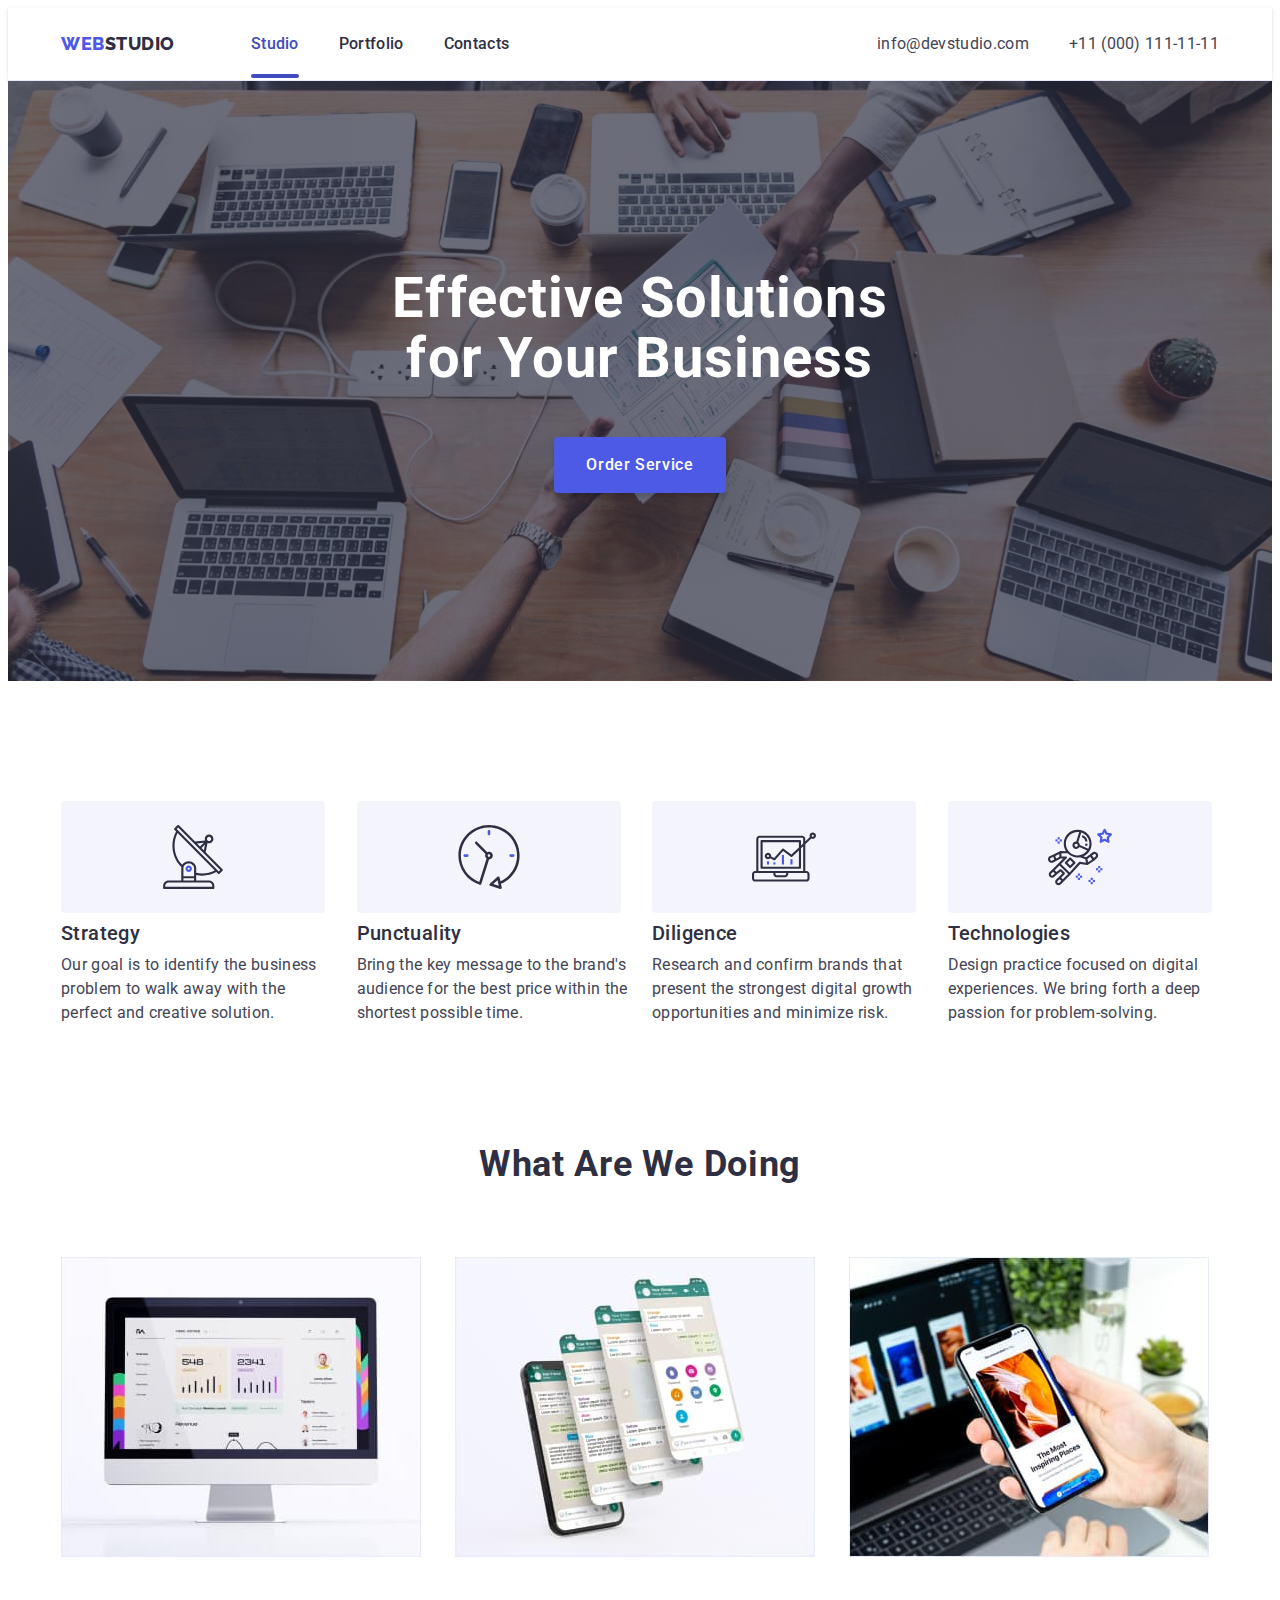
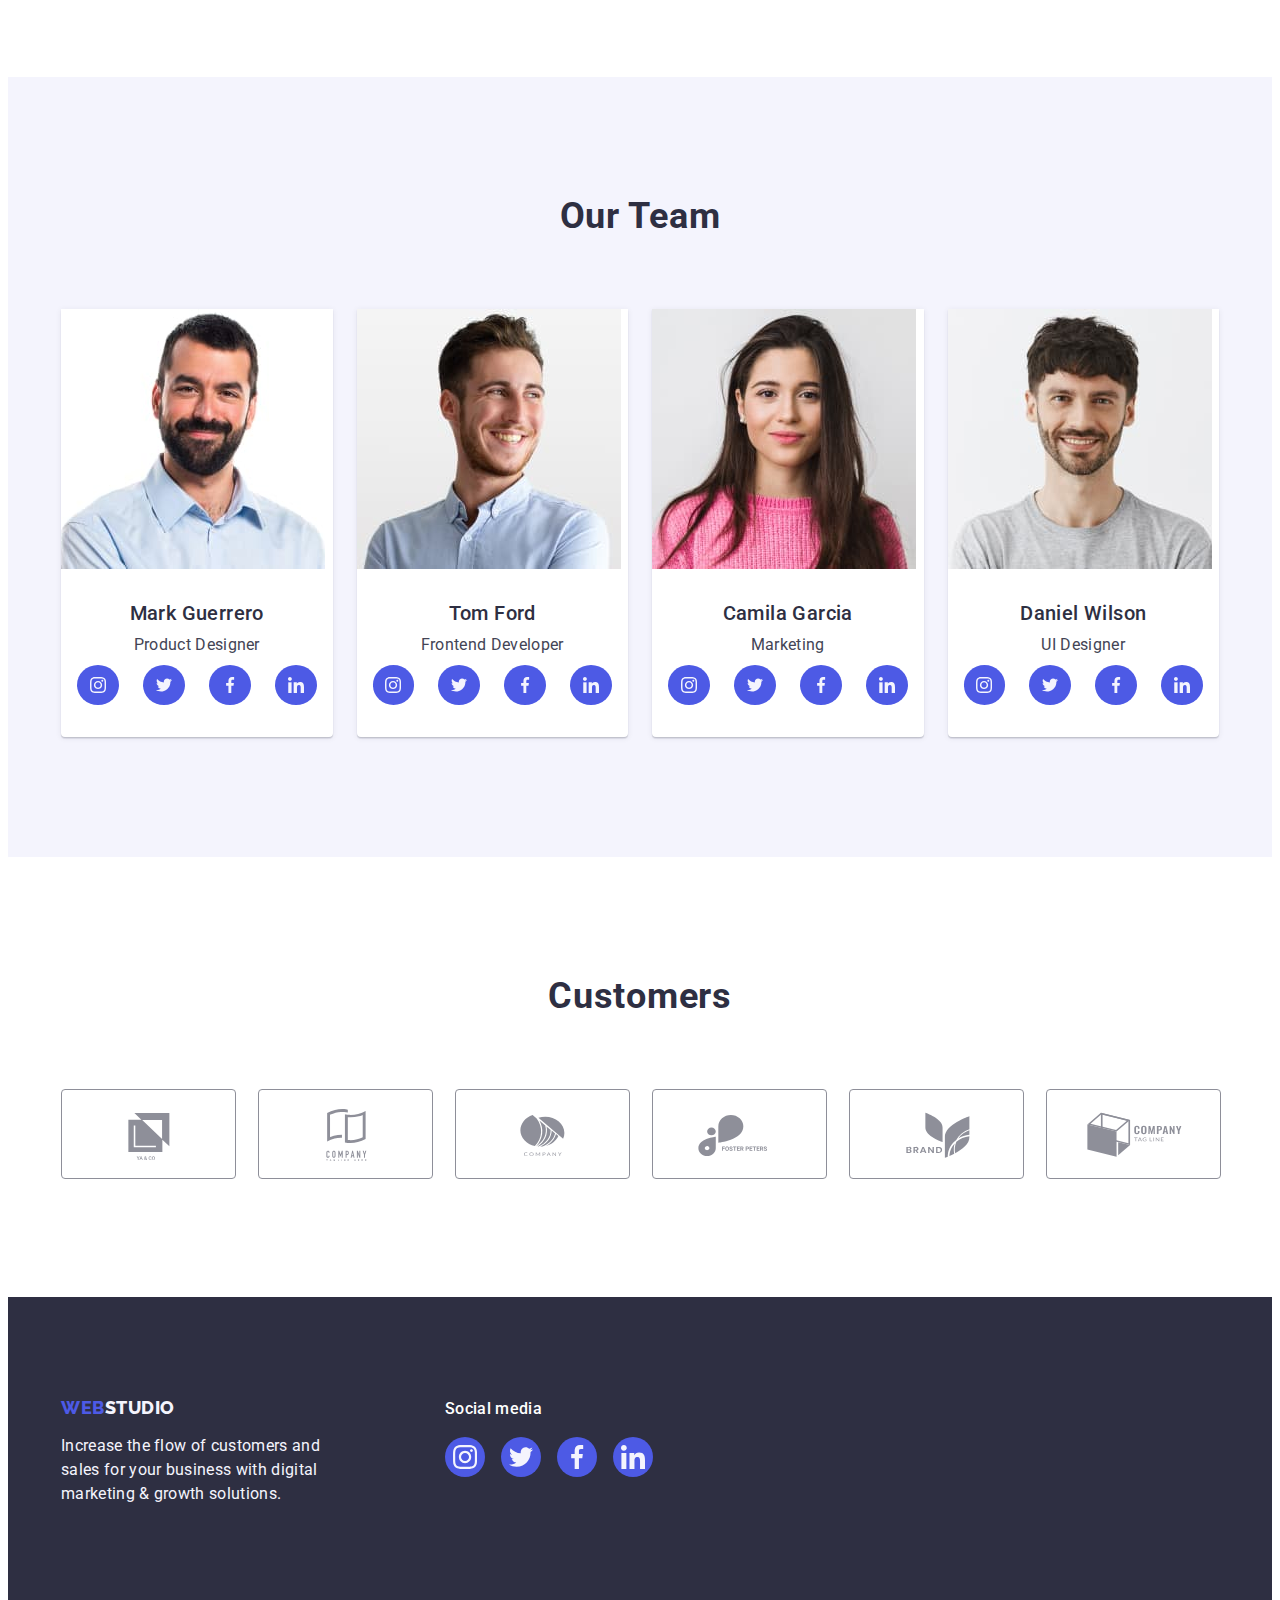
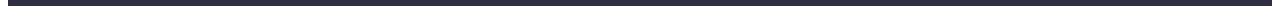
<file: index.html>
<!DOCTYPE html>
<html lang="en">
  <head>
    <meta charset="UTF-8" />
    <meta http-equiv="X-UA-Compatible" content="IE=edge" />
    <meta name="viewport" content="width=device-width, initial-scale=1.0" />
    <link rel="preconnect" href="https://fonts.googleapis.com" />
    <link rel="preconnect" href="https://fonts.gstatic.com" crossorigin />
    <link
      href="https://fonts.googleapis.com/css2?family=Raleway:wght@800&family=Roboto:wght@400;500;700;900&display=swap"
      rel="stylesheet"
    />
    <link
      rel="stylesheet"
      href="https://cdnjs.cloudflare.com/ajax/libs/modern-normalize/2.0.0/modern-normalize.min.css"
      integrity="sha512-4xo8blKMVCiXpTaLzQSLSw3KFOVPWhm/TRtuPVc4WG6kUgjH6J03IBuG7JZPkcWMxJ5huwaBpOpnwYElP/m6wg=="
      crossorigin="anonymous"
      referrerpolicy="no-referrer"
    />
    <link rel="stylesheet" href="./css/styles.css" />
    <title>Web Studio</title>
  </head>

  <body>
    <header class="header">
      <div class="container header-container">
        <nav class="header-navigation">
          <a class="header-logo link" href="./index.html"
            >Web<span class="header-logo-dark">Studio</span>
          </a>
          <ul class="header-menu list">
            <li class="header-menu-item">
              <a class="header-menu-link link current" href="./index.html"
                >Studio</a
              >
            </li>
            <li class="header-menu-item">
              <a class="header-menu-link link" href="./portfolio.html"
                >Portfolio
              </a>
            </li>
            <li class="header-menu-item">
              <a class="header-menu-link link" href="">Contacts</a>
            </li>
          </ul>
        </nav>
        <address class="header-adress">
          <ul class="header-adress-list list">
            <li class="header-adress-item">
              <a
                class="header-adress-link link"
                href="mailto:info@devstudio.com"
                >info@devstudio.com</a
              >
            </li>
            <li class="header-adress-item">
              <a class="header-adress-link link" href="tel:+110001111111"
                >+11 (000) 111-11-11</a
              >
            </li>
          </ul>
        </address>
      </div>
    </header>

    <main>
      <section class="hero">
        <div class="container">
          <h1 class="hero-title">Effective Solutions for Your Business</h1>
          <button class="hero-btn" type="button" data-modal-open>
            Order Service
          </button>
        </div>
      </section>

      <section class="goals">
        <div class="container">
          <h2 class="visually-hidden">Our goals</h2>
          <ul class="goals-wrap list">
            <li class="goals-item">
              <div class="goals-icon-container">
                <svg class="goals-icon" width="64" height="64">
                  <use href="./images/icons.svg#icon-antenna"></use>
                </svg>
              </div>
              <h3 class="goals-subtitle">Strategy</h3>
              <p class="goals-item-text">
                Our goal is to identify the business problem to walk away with
                the perfect and creative solution.
              </p>
            </li>
            <li class="goals-item">
              <div class="goals-icon-container">
                <svg class="goals-icon" width="64" height="64">
                  <use href="./images/icons.svg#icon-clock"></use>
                </svg>
              </div>
              <h3 class="goals-subtitle">Punctuality</h3>
              <p class="goals-item-text">
                Bring the key message to the brand's audience for the best price
                within the shortest possible time.
              </p>
            </li>
            <li class="goals-item">
              <div class="goals-icon-container">
                <svg class="goals-icon" width="64" height="64">
                  <use href="./images/icons.svg#icon-diagram"></use>
                </svg>
              </div>
              <h3 class="goals-subtitle">Diligence</h3>
              <p class="goals-item-text">
                Research and confirm brands that present the strongest digital
                growth opportunities and minimize risk.
              </p>
            </li>
            <li class="goals-item">
              <div class="goals-icon-container">
                <svg class="goals-icon" width="64" height="64">
                  <use href="./images/icons.svg#icon-astronaut"></use>
                </svg>
              </div>
              <h3 class="goals-subtitle">Technologies</h3>
              <p class="goals-item-text">
                Design practice focused on digital experiences. We bring forth a
                deep passion for problem-solving.
              </p>
            </li>
          </ul>
        </div>
      </section>

      <section class="doings">
        <div class="container">
          <h2 class="doings-title">What are we doing</h2>
          <ul class="doings-list list">
            <li class="doings-item">
              <img
                class="doings-img"
                src="./images/img_1.jpg"
                alt="monitor screen"
                width="360"
                height="300"
              />
            </li>
            <li class="doings-item">
              <img
                class="doings-img"
                src="./images/img_2.jpg"
                alt="smartphone screens"
                width="360"
                height="300"
              />
            </li>
            <li class="doings-item">
              <img
                class="doings-img"
                src="./images/img_3.jpg"
                alt="smartphone in hand"
                width="360"
                height="300"
              />
            </li>
          </ul>
        </div>
      </section>

      <section class="team">
        <div class="container">
          <h2 class="team-title">Our Team</h2>
          <ul class="team-list list">
            <li class="team-item">
              <img
                class="team-img"
                src="./images/photo_1.jpg"
                alt="photo of Mark Guerrero"
                width="264"
                height="260"
              />
              <div class="team-wrap">
                <h3 class="team-subtitle">Mark Guerrero</h3>
                <p class="team-item-text">Product Designer</p>
                <ul class="team-media-list list">
                  <li class="team-media-item">
                    <a class="team-link link" href="">
                      <svg class="team-icon" width="16" height="16">
                        <use href="./images/icons.svg#icon-instagram"></use>
                      </svg>
                    </a>
                  </li>
                  <li class="team-media-item">
                    <a class="team-link link" href="">
                      <svg class="team-icon" width="16" height="16">
                        <use href="./images/icons.svg#icon-twitter"></use>
                      </svg>
                    </a>
                  </li>
                  <li class="team-media-item">
                    <a class="team-link link" href="">
                      <svg class="team-icon" width="16" height="16">
                        <use href="./images/icons.svg#icon-facebook"></use>
                      </svg>
                    </a>
                  </li>
                  <li class="team-media-item">
                    <a class="team-link link" href="">
                      <svg class="team-icon" width="16" height="16">
                        <use href="./images/icons.svg#icon-linkedin"></use>
                      </svg>
                    </a>
                  </li>
                </ul>
              </div>
            </li>
            <li class="team-item">
              <img
                class="team-img"
                src="./images/photo_2.jpg"
                alt="photo of Tom Ford"
                width="264"
                height="260"
              />
              <div class="team-wrap">
                <h3 class="team-subtitle">Tom Ford</h3>
                <p class="team-item-text">Frontend Developer</p>
                <ul class="team-media-list list">
                  <li class="team-media-item">
                    <a class="team-link link" href="">
                      <svg class="team-icon" width="16" height="16">
                        <use href="./images/icons.svg#icon-instagram"></use>
                      </svg>
                    </a>
                  </li>
                  <li class="team-media-item">
                    <a class="team-link link" href="">
                      <svg class="team-icon" width="16" height="16">
                        <use href="./images/icons.svg#icon-twitter"></use>
                      </svg>
                    </a>
                  </li>
                  <li class="team-media-item">
                    <a class="team-link link" href="">
                      <svg class="team-icon" width="16" height="16">
                        <use href="./images/icons.svg#icon-facebook"></use>
                      </svg>
                    </a>
                  </li>
                  <li class="team-media-item">
                    <a class="team-link link" href="">
                      <svg class="team-icon" width="16" height="16">
                        <use href="./images/icons.svg#icon-linkedin"></use>
                      </svg>
                    </a>
                  </li>
                </ul>
              </div>
            </li>
            <li class="team-item">
              <img
                class="team-img"
                src="./images/photo_3.jpg"
                alt="photo of Camila Garcia"
                width="264"
                height="260"
              />
              <div class="team-wrap">
                <h3 class="team-subtitle">Camila Garcia</h3>
                <p class="team-item-text">Marketing</p>
                <ul class="team-media-list list">
                  <li class="team-media-item">
                    <a class="team-link link" href="">
                      <svg class="team-icon" width="16" height="16">
                        <use href="./images/icons.svg#icon-instagram"></use>
                      </svg>
                    </a>
                  </li>
                  <li class="team-media-item">
                    <a class="team-link link" href="">
                      <svg class="team-icon" width="16" height="16">
                        <use href="./images/icons.svg#icon-twitter"></use>
                      </svg>
                    </a>
                  </li>
                  <li class="team-media-item">
                    <a class="team-link link" href="">
                      <svg class="team-icon" width="16" height="16">
                        <use href="./images/icons.svg#icon-facebook"></use>
                      </svg>
                    </a>
                  </li>
                  <li class="team-media-item">
                    <a class="team-link link" href="">
                      <svg class="team-icon" width="16" height="16">
                        <use href="./images/icons.svg#icon-linkedin"></use>
                      </svg>
                    </a>
                  </li>
                </ul>
              </div>
            </li>
            <li class="team-item">
              <img
                class="team-img"
                src="./images/photo_4.jpg"
                alt="photo of Daniel Wilson"
                width="264"
                height="260"
              />
              <div class="team-wrap">
                <h3 class="team-subtitle">Daniel Wilson</h3>
                <p class="team-item-text">UI Designer</p>
                <ul class="team-media-list list">
                  <li class="team-media-item">
                    <a class="team-link link" href="">
                      <svg class="team-icon" width="16" height="16">
                        <use href="./images/icons.svg#icon-instagram"></use>
                      </svg>
                    </a>
                  </li>
                  <li class="team-media-item">
                    <a class="team-link link" href="">
                      <svg class="team-icon" width="16" height="16">
                        <use href="./images/icons.svg#icon-twitter"></use>
                      </svg>
                    </a>
                  </li>
                  <li class="team-media-item">
                    <a class="team-link link" href="">
                      <svg class="team-icon" width="16" height="16">
                        <use href="./images/icons.svg#icon-facebook"></use>
                      </svg>
                    </a>
                  </li>
                  <li class="team-media-item">
                    <a class="team-link link" href="">
                      <svg class="team-icon" width="16" height="16">
                        <use href="./images/icons.svg#icon-linkedin"></use>
                      </svg>
                    </a>
                  </li>
                </ul>
              </div>
            </li>
          </ul>
        </div>
      </section>

      <section class="customers">
        <div class="container">
          <h2 class="customers-title">Customers</h2>
          <ul class="customers-list list">
            <li class="customers-item">
              <a class="customers-link" href="">
                <svg class="customers-icon" width="104" height="56">
                  <use href="./images/icons.svg#icon-Logo"></use>
                </svg>
              </a>
            </li>
            <li class="customers-item">
              <a class="customers-link" href="">
                <svg class="customers-icon" width="104" height="56">
                  <use href="./images/icons.svg#icon-Logo-1"></use>
                </svg>
              </a>
            </li>
            <li class="customers-item">
              <a class="customers-link" href="">
                <svg class="customers-icon" width="104" height="56">
                  <use href="./images/icons.svg#icon-Logo-2"></use>
                </svg>
              </a>
            </li>
            <li class="customers-item">
              <a class="customers-link" href="">
                <svg class="customers-icon" width="104" height="56">
                  <use href="./images/icons.svg#icon-Logo-3"></use>
                </svg>
              </a>
            </li>
            <li class="customers-item">
              <a class="customers-link" href="">
                <svg class="customers-icon" width="104" height="56">
                  <use href="./images/icons.svg#icon-Logo-4"></use>
                </svg>
              </a>
            </li>
            <li class="customers-item">
              <a class="customers-link" href="">
                <svg class="customers-icon" width="104" height="56">
                  <use href="./images/icons.svg#icon-Logo-5"></use>
                </svg>
              </a>
            </li>
          </ul>
        </div>
      </section>
    </main>

    <footer class="footer">
      <div class="container footer-container">
        <div class="footer-wrap">
          <a class="footer-logo link" href="./index.html"
            >Web<span class="footer-logo-light">Studio</span></a
          >
          <p class="footer-text">
            Increase the flow of customers and sales for your business with
            digital marketing & growth solutions.
          </p>
        </div>
        <div class="footer-media">
          <p class="footer-title">Social media</p>
          <ul class="footer-media-list list">
            <li class="footer-media-item">
              <a class="footer-link link" href="">
                <svg class="footer-icon" width="24" height="24">
                  <use href="./images/icons.svg#icon-instagram"></use>
                </svg>
              </a>
            </li>
            <li class="footer-media-item">
              <a class="footer-link link" href="">
                <svg class="footer-icon" width="24" height="24">
                  <use href="./images/icons.svg#icon-twitter"></use>
                </svg>
              </a>
            </li>
            <li class="footer-media-item">
              <a class="footer-link link" href="">
                <svg class="footer-icon" width="24" height="24">
                  <use href="./images/icons.svg#icon-facebook"></use>
                </svg>
              </a>
            </li>
            <li class="footer-media-item">
              <a class="footer-link link" href="">
                <svg class="footer-icon" width="24" height="24">
                  <use href="./images/icons.svg#icon-linkedin"></use>
                </svg>
              </a>
            </li>
          </ul>
        </div>
      </div>
    </footer>

    <div class="backdrop is-hidden" data-modal>
      <div class="modal">
        <button type="button" class="modal-btn" data-modal-close>
          <svg class="modal-btn-closed" width="8" height="8">
            <use href="./images/icons.svg#icon-close-black"></use>
          </svg>
        </button>
      </div>
    </div>

    <script src="./js/modal.js"></script>
  </body>
</html>
</file>
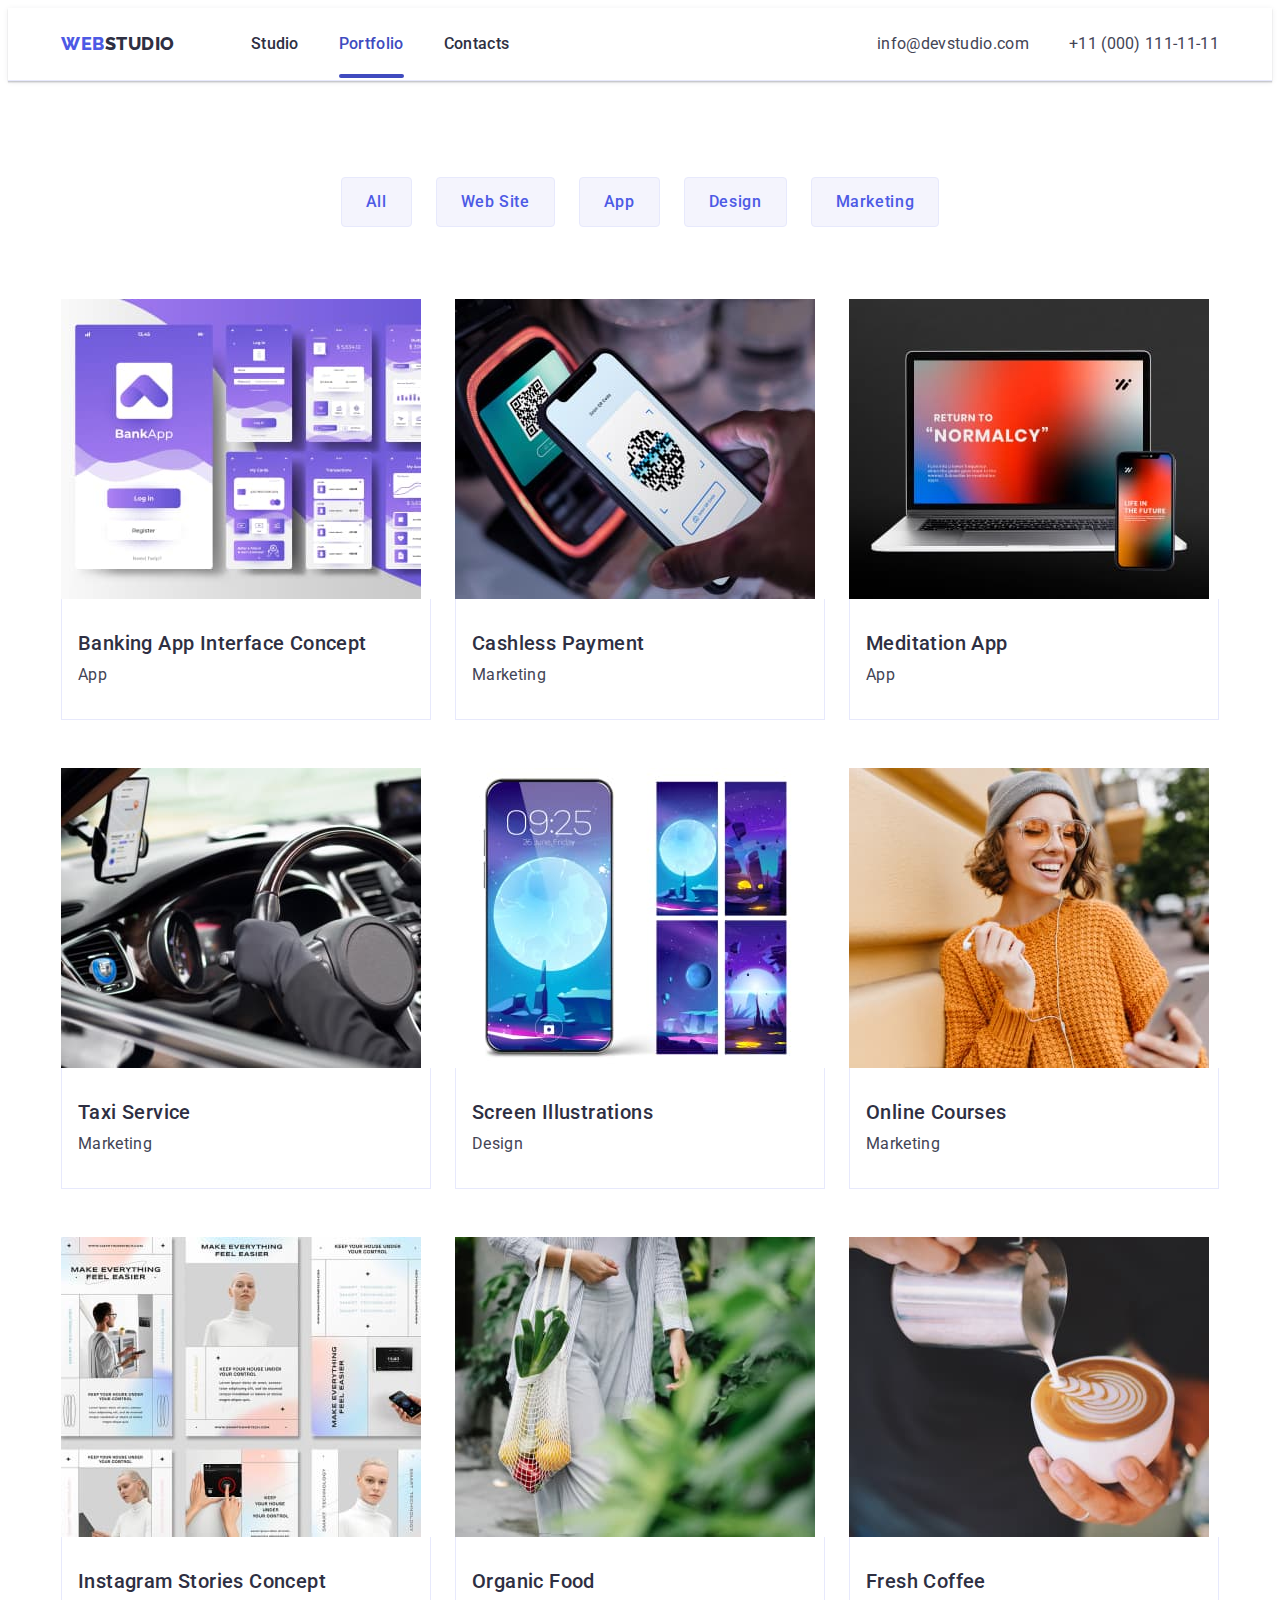
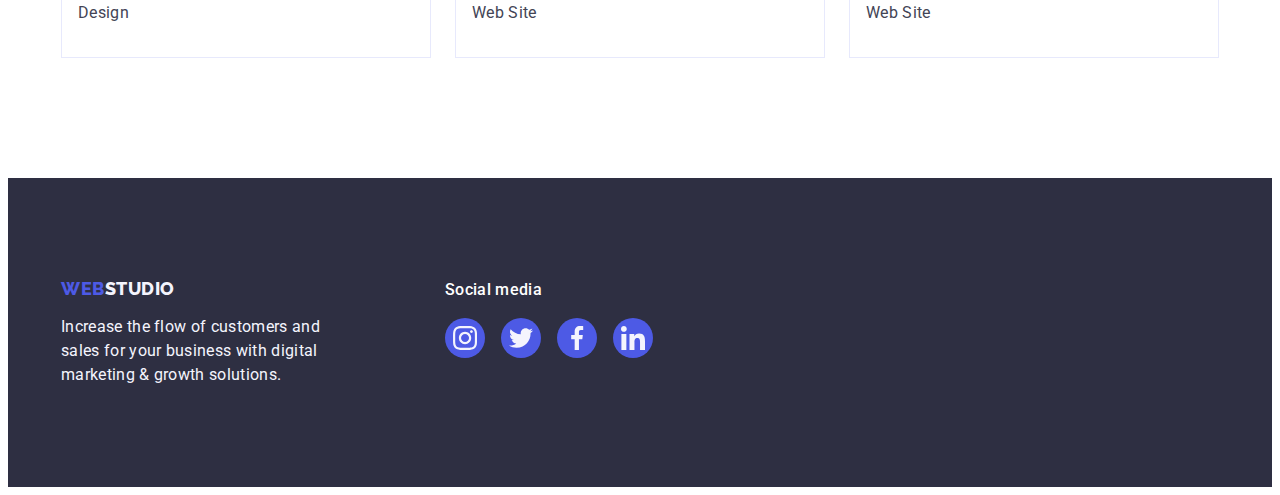
<file: portfolio.html>
<!DOCTYPE html>
<html lang="en">
  <head>
    <meta charset="UTF-8" />
    <meta http-equiv="X-UA-Compatible" content="IE=edge" />
    <meta name="viewport" content="width=device-width, initial-scale=1.0" />
    <link rel="preconnect" href="https://fonts.googleapis.com" />
    <link rel="preconnect" href="https://fonts.gstatic.com" crossorigin />
    <link
      href="https://fonts.googleapis.com/css2?family=Raleway:wght@800&family=Roboto:wght@400;500;700;900&display=swap"
      rel="stylesheet"
    />
    <link
      rel="stylesheet"
      href="https://cdnjs.cloudflare.com/ajax/libs/modern-normalize/2.0.0/modern-normalize.min.css"
      integrity="sha512-4xo8blKMVCiXpTaLzQSLSw3KFOVPWhm/TRtuPVc4WG6kUgjH6J03IBuG7JZPkcWMxJ5huwaBpOpnwYElP/m6wg=="
      crossorigin="anonymous"
      referrerpolicy="no-referrer"
    />
    <link rel="stylesheet" href="./css/styles.css" />
    <title>Web Studio</title>
  </head>

  <body>
    <header class="header">
      <div class="container header-container">
        <nav class="header-navigation">
          <a class="header-logo link" href="./index.html"
            >Web<span class="header-logo-dark">Studio</span>
          </a>
          <ul class="header-menu list">
            <li class="header-menu-item">
              <a class="header-menu-link link" href="./index.html">Studio</a>
            </li>
            <li class="header-menu-item">
              <a class="header-menu-link link current" href="./portfolio.html"
                >Portfolio
              </a>
            </li>
            <li class="header-menu-item">
              <a class="header-menu-link link" href="">Contacts</a>
            </li>
          </ul>
        </nav>
        <address class="header-adress">
          <ul class="header-adress-list list">
            <li class="header-adress-item">
              <a
                class="header-adress-link link"
                href="mailto:info@devstudio.com"
                >info@devstudio.com</a
              >
            </li>
            <li class="header-adress-item">
              <a class="header-adress-link link" href="tel:+110001111111"
                >+11 (000) 111-11-11</a
              >
            </li>
          </ul>
        </address>
      </div>
    </header>

    <main>
      <section class="portfolio">
        <div class="container portfolio-container">
          <h1 class="visually-hidden">Portfolio</h1>
          <ul class="portfolio-name-list list">
            <li class="portfolio-name-item">
              <button class="portfolio-btn" type="button">All</button>
            </li>
            <li class="portfolio-name-item">
              <button class="portfolio-btn" type="button">Web Site</button>
            </li>
            <li class="portfolio-name-item">
              <button class="portfolio-btn" type="button">App</button>
            </li>
            <li class="portfolio-name-item">
              <button class="portfolio-btn" type="button">Design</button>
            </li>
            <li class="portfolio-name-item">
              <button class="portfolio-btn" type="button">Marketing</button>
            </li>
          </ul>

          <ul class="portfolio-cards-list list">
            <li class="portfolio-cards-item">
              <a class="portfolio-link link" href="#">
                <div class="portfolio-wrap">
                  <img
                    class="portfolio-img"
                    src="./images/project_1.jpg"
                    alt="photo of app"
                    width="360"
                    height="300"
                  />
                  <p class="portfolio-covered-block">
                    14 Stylish and User-Friendly App Design Concepts · Task
                    Manager App · Calorie Tracker App · Exotic Fruit Ecommerce
                    App · Cloud Storage App
                  </p>
                </div>
                <div class="portfolio-cards-wrap">
                  <h2 class="portfolio-subtitle">
                    Banking App Interface Concept
                  </h2>
                  <p class="portfolio-item-text">App</p>
                </div>
              </a>
            </li>
            <li class="portfolio-cards-item">
              <a class="portfolio-link link" href="#">
                <div class="portfolio-wrap">
                  <img
                    class="portfolio-img"
                    src="./images/project_2.jpg"
                    alt="process of pay"
                    width="360"
                    height="300"
                  />
                  <p class="portfolio-covered-block">
                    14 Stylish and User-Friendly App Design Concepts · Task
                    Manager App · Calorie Tracker App · Exotic Fruit Ecommerce
                    App · Cloud Storage App
                  </p>
                </div>
                <div class="portfolio-cards-wrap">
                  <h2 class="portfolio-subtitle">Cashless Payment</h2>
                  <p class="portfolio-item-text">Marketing</p>
                </div>
              </a>
            </li>
            <li class="portfolio-cards-item">
              <a class="portfolio-link link" href="#">
                <div class="portfolio-wrap">
                  <img
                    class="portfolio-img"
                    src="./images/project_3.jpg"
                    alt="smartphone and notebook"
                    width="360"
                    height="300"
                  />
                  <p class="portfolio-covered-block">
                    14 Stylish and User-Friendly App Design Concepts · Task
                    Manager App · Calorie Tracker App · Exotic Fruit Ecommerce
                    App · Cloud Storage App
                  </p>
                </div>
                <div class="portfolio-cards-wrap">
                  <h2 class="portfolio-subtitle">Meditation App</h2>
                  <p class="portfolio-item-text">App</p>
                </div>
              </a>
            </li>
            <li class="portfolio-cards-item">
              <a class="portfolio-link link" href="#">
                <div class="portfolio-wrap">
                  <img
                    class="portfolio-img"
                    src="./images/project_4.jpg"
                    alt="car with smartphone"
                    width="360"
                    height="300"
                  />
                  <p class="portfolio-covered-block">
                    14 Stylish and User-Friendly App Design Concepts · Task
                    Manager App · Calorie Tracker App · Exotic Fruit Ecommerce
                    App · Cloud Storage App
                  </p>
                </div>
                <div class="portfolio-cards-wrap">
                  <h2 class="portfolio-subtitle">Taxi Service</h2>
                  <p class="portfolio-item-text">Marketing</p>
                </div>
              </a>
            </li>
            <li class="portfolio-cards-item">
              <a class="portfolio-link link" href="#">
                <div class="portfolio-wrap">
                  <img
                    class="portfolio-img"
                    src="./images/project_5.jpg"
                    alt="screen of smartphone"
                    width="360"
                    height="300"
                  />
                  <p class="portfolio-covered-block">
                    14 Stylish and User-Friendly App Design Concepts · Task
                    Manager App · Calorie Tracker App · Exotic Fruit Ecommerce
                    App · Cloud Storage App
                  </p>
                </div>
                <div class="portfolio-cards-wrap">
                  <h2 class="portfolio-subtitle">Screen Illustrations</h2>
                  <p class="portfolio-item-text">Design</p>
                </div>
              </a>
            </li>
            <li class="portfolio-cards-item">
              <a class="portfolio-link link" href="#">
                <div class="portfolio-wrap">
                  <img
                    class="portfolio-img"
                    src="./images/project_6.jpg"
                    alt="laughing girl"
                    width="360"
                    height="300"
                  />
                  <p class="portfolio-covered-block">
                    14 Stylish and User-Friendly App Design Concepts · Task
                    Manager App · Calorie Tracker App · Exotic Fruit Ecommerce
                    App · Cloud Storage App
                  </p>
                </div>
                <div class="portfolio-cards-wrap">
                  <h2 class="portfolio-subtitle">Online Courses</h2>
                  <p class="portfolio-item-text">Marketing</p>
                </div>
              </a>
            </li>
            <li class="portfolio-cards-item">
              <a class="portfolio-link link" href="#">
                <div class="portfolio-wrap">
                  <img
                    class="portfolio-img"
                    src="./images/project_7.jpg"
                    alt="stories in insta"
                    width="360"
                    height="300"
                  />
                  <p class="portfolio-covered-block">
                    14 Stylish and User-Friendly App Design Concepts · Task
                    Manager App · Calorie Tracker App · Exotic Fruit Ecommerce
                    App · Cloud Storage App
                  </p>
                </div>
                <div class="portfolio-cards-wrap">
                  <h2 class="portfolio-subtitle">Instagram Stories Concept</h2>
                  <p class="portfolio-item-text">Design</p>
                </div>
              </a>
            </li>
            <li class="portfolio-cards-item">
              <a class="portfolio-link link" href="#">
                <div class="portfolio-wrap">
                  <img
                    class="portfolio-img"
                    src="./images/project_8.jpg"
                    alt="girl with fruits"
                    width="360"
                    height="300"
                  />
                  <p class="portfolio-covered-block">
                    14 Stylish and User-Friendly App Design Concepts · Task
                    Manager App · Calorie Tracker App · Exotic Fruit Ecommerce
                    App · Cloud Storage App
                  </p>
                </div>
                <div class="portfolio-cards-wrap">
                  <h2 class="portfolio-subtitle">Organic Food</h2>
                  <p class="portfolio-item-text">Web Site</p>
                </div>
              </a>
            </li>
            <li class="portfolio-cards-item">
              <a class="portfolio-link link" href="#">
                <div class="portfolio-wrap">
                  <img
                    class="portfolio-img"
                    src="./images/project_9.jpg"
                    alt="cup of cofee"
                    width="360"
                    height="300"
                  />
                  <p class="portfolio-covered-block">
                    14 Stylish and User-Friendly App Design Concepts · Task
                    Manager App · Calorie Tracker App · Exotic Fruit Ecommerce
                    App · Cloud Storage App
                  </p>
                </div>
                <div class="portfolio-cards-wrap">
                  <h2 class="portfolio-subtitle">Fresh Coffee</h2>
                  <p class="portfolio-item-text">Web Site</p>
                </div>
              </a>
            </li>
          </ul>
        </div>
      </section>
    </main>

    <footer class="footer">
      <div class="container footer-container">
        <div class="footer-wrap">
          <a class="footer-logo link" href="./index.html"
            >Web<span class="footer-logo-light">Studio</span></a
          >
          <p class="footer-text">
            Increase the flow of customers and sales for your business with
            digital marketing & growth solutions.
          </p>
        </div>
        <div class="footer-media">
          <p class="footer-title">Social media</p>
          <ul class="footer-media-list list">
            <li class="footer-media-item">
              <a class="footer-link link" href="">
                <svg class="footer-icon" width="24" height="24">
                  <use href="./images/icons.svg#icon-instagram"></use>
                </svg>
              </a>
            </li>
            <li class="footer-media-item">
              <a class="footer-link link" href="">
                <svg class="footer-icon" width="24" height="24">
                  <use href="./images/icons.svg#icon-twitter"></use>
                </svg>
              </a>
            </li>
            <li class="footer-media-item">
              <a class="footer-link link" href="">
                <svg class="footer-icon" width="24" height="24">
                  <use href="./images/icons.svg#icon-facebook"></use>
                </svg>
              </a>
            </li>
            <li class="footer-media-item">
              <a class="footer-link link" href="">
                <svg class="footer-icon" width="24" height="24">
                  <use href="./images/icons.svg#icon-linkedin"></use>
                </svg>
              </a>
            </li>
          </ul>
        </div>
      </div>
    </footer>
  </body>
</html>
</file>
<file: css/styles.css>
body {
  font-family: "Roboto", sans-serif;
  background-color: #ffffff;
  color: #434455;
}

:root {
  --focused-color: #404bbf;
  --logo-second-color: #2e2f42;
  --logo-main-color: #4d5ae5;
  --title-main-color: #ffffff;
  --white-background-color: #ffffff;
  --title-color: #2e2f42;
  --blue-background-color: #2e2f42;
  --subtitle-color: #2e2f42;
  --link-color: #434455;
  --cloud-background-color: #f4f4fd;
  --cloud-color: #f4f4fd;
  --footer-logo-color: #f4f4fd;
  --footer-paragraphe-color: #f4f4fd;
  --button-color: #ffffff;
  --portfolio-button-color: #4d5ae5;
  --portfolio-button-focused-color: #ffffff;
  --portfolio-main-button-background-color: #f4f4fd;
  --main-button-background-color: #4d5ae5;
  --button-focused-background-color: #404bbf;
  --cards-border-color: #e7e9fc;
  --buttons-border-color: #e7e9fc;
  --social-networks-main-color: #f4f4fd;
  --social-networks-color: #4d5ae5;
  --social-networks-color-focused: #404bbf;
  --social-networks-color-footer: #31d0aa;
  --customers-links-color: #8e8f99;
  --customers-links-color-focused: #404bbf;
}

p,
h1,
h2,
h3,
h4,
h5,
h6 {
  margin-top: 0;
  margin-bottom: 0;
}

ul {
  margin-top: 0;
  margin-bottom: 0;
  padding-left: 0;
}

img {
  display: block;
}

.link {
  text-decoration: none;
}

.list {
  list-style: none;
}

.visually-hidden {
  position: absolute;
  width: 1px;
  height: 1px;
  margin: -1px;
  border: 0;
  padding: 0;

  white-space: nowrap;
  clip-path: inset(100%);
  clip: rect(0 0 0 0);
  overflow: hidden;
}

/**-------------STUDIO----------*/
.container {
  width: 1158px;
  padding-left: 15px;
  padding-right: 15px;
  margin: 0 auto;
}
/**-------------HEADER----------*/

.header {
  background-color: var(--white-background-color);
  border-bottom: 1px solid #e7e9fc;
  box-shadow: 0px 2px 1px rgba(46, 47, 66, 0.08),
    0px 1px 1px rgba(46, 47, 66, 0.16), 0px 1px 6px rgba(46, 47, 66, 0.08);
}

.header-container {
  display: flex;
}

.header-navigation {
  display: flex;
  align-items: center;
}

.header-logo {
  font-family: "Raleway", sans-serif;
  font-weight: 800;
  font-size: 18px;
  line-height: 1.17;
  letter-spacing: 0.03em;
  text-transform: uppercase;
  color: var(--logo-main-color);
  margin-right: 76px;
}

.header-logo-dark {
  color: var(--logo-second-color);
}

.header-menu {
  display: flex;
  gap: 40px;
}
/*
.header-menu-item {
}*/

.header-menu-link {
  padding-top: 24px;
  padding-bottom: 24px;
  font-weight: 500;
  font-size: 16px;
  line-height: 1.5;
  letter-spacing: 0.02em;
  color: var(--subtitle-color);
  transition: color 250ms cubic-bezier(0.4, 0, 0.2, 1);
}

.header-menu-link:hover,
.header-menu-link:focus {
  color: var(--focused-color);
}

.current {
  position: relative;
  color: var(--focused-color);
}

.current::after {
  content: "";
  position: absolute;
  left: 0;
  bottom: -1px;
  width: 100%;
  height: 4px;
  border-radius: 2px;
  background-color: var(--focused-color);
}

.header-adress {
  font-style: normal;
  margin-left: auto;
}

.header-adress-list {
  display: flex;
  gap: 40px;
}

.header-adress-item {
  padding-top: 24px;
  padding-bottom: 24px;
}

.header-adress-link {
  font-size: 16px;
  line-height: 1.5;
  letter-spacing: 0.02em;
  color: var(--link-color);
  transition: color 250ms cubic-bezier(0.4, 0, 0.2, 1);
}

.header-adress-link:hover,
.header-adress-link:focus {
  color: var(--focused-color);
}

/**-------------HERO----------*/
.hero {
  background-color: var(--blue-background-color);
  background-image: linear-gradient(
      rgba(46, 47, 66, 0.7),
      rgba(46, 47, 66, 0.7)
    ),
    url(../images/people-office.jpg);
  background-repeat: no-repeat;
  background-position: center;
  background-size: cover;
  max-width: 1440px;
  padding-top: 188px;
  padding-bottom: 188px;
}

.hero-title {
  max-width: 496px;
  margin: 0 auto;
  margin-bottom: 48px;
  font-weight: 700;
  font-size: 56px;
  line-height: 1.07;
  text-align: center;
  letter-spacing: 0.02em;
  color: var(--title-main-color);
}

.hero-btn {
  display: block;
  padding: 16px 32px;
  margin: 0 auto;
  border: none;
  min-width: 169px;
  border-radius: 4px;
  font-family: inherit;
  font-weight: 500;
  font-size: 16px;
  line-height: 1.5;
  letter-spacing: 0.04em;
  cursor: pointer;
  box-shadow: 0px 4px 4px rgba(0, 0, 0, 0.15);
  color: var(--button-color);
  background-color: var(--main-button-background-color);
  transition: background-color 250ms cubic-bezier(0.4, 0, 0.2, 1);
}

.hero-btn:hover,
.hero-btn:focus {
  background-color: var(--button-focused-background-color);
}

/**-------------GOALS----------*/

.goals {
  padding: 120px 0;
}
/*?.goals-list {
}*/

.goals-item {
  width: calc((100% - 72px) / 4);
}

.goals-icon-container {
  display: flex;
  align-items: center;
  justify-content: center;
  width: 264px;
  height: 112px;
  margin-bottom: 8px;
  border-radius: 4px;
  background-color: var(--cloud-background-color);
}

.goals-wrap {
  display: flex;
  gap: 24px;
}

.goals-subtitle {
  margin-bottom: 8px;
  font-weight: 500;
  font-size: 20px;
  line-height: 1.2;
  letter-spacing: 0.02em;
  color: var(--subtitle-color);
}
.goals-item-text {
  font-size: 16px;
  line-height: 1.5;
  letter-spacing: 0.02em;
}

/**-------------DOINGS----------*/

.doings {
  padding-bottom: 120px;
}

.doings-title {
  margin-bottom: 72px;
  font-weight: 700;
  font-size: 36px;
  line-height: 1.11;
  text-align: center;
  letter-spacing: 0.02em;
  text-transform: capitalize;
  color: var(--title-color);
}

.doings-list {
  display: flex;
  gap: 24px;
}

.doings-item {
  width: calc((100% - 48px) / 3);
}
/*
.doings-img {
}*/

/**-------------TEAM----------*/
.team {
  background-color: var(--cloud-background-color);
  padding: 120px 0;
}

.team-title {
  margin-bottom: 72px;
  font-weight: 700;
  font-size: 36px;
  line-height: 1.11;
  text-align: center;
  letter-spacing: 0.02em;
  text-transform: capitalize;
  color: var(--title-color);
}

.team-list {
  display: flex;
  gap: 24px;
}

.team-item {
  border-radius: 0px 0px 4px 4px;
  width: calc((100% - 48px) / 3);
  background-color: var(--white-background-color);
  box-shadow: 0px 1px 6px rgba(46, 47, 66, 0.08),
    0px 1px 1px rgba(46, 47, 66, 0.16), 0px 2px 1px rgba(46, 47, 66, 0.08);
}

.team-media-list {
  display: flex;
  margin-top: 8px;
  gap: 24px;
  padding: 0 16px;
  justify-content: center;
}

.team-media-item {
  flex-basis: calc((100% - 3 * 24px) / 4);
  width: 40px;
  height: 40px;
}

.team-link {
  display: flex;
  width: 100%;
  height: 100%;
  border-radius: 50%;
  align-items: center;
  justify-content: center;
  color: var(--social-networks-main-color);
  background-color: var(--social-networks-color);
  transition: background-color 250ms cubic-bezier(0.4, 0, 0.2, 1);
}

.team-link:hover,
.team-link:focus {
  background-color: var(--social-networks-color-focused);
}

.team-icon {
  fill: currentColor;
}

/*
.team-img {
}*/

.team-wrap {
  text-align: center;
  padding: 32px 0;
}

.team-subtitle {
  margin-bottom: 8px;
  font-weight: 500;
  font-size: 20px;
  line-height: 1.2;
  letter-spacing: 0.02em;
  color: var(--subtitle-color);
}
.team-item-text {
  font-size: 16px;
  line-height: 1.5;
  letter-spacing: 0.02em;
}

/**-------------CUSTOMERS----------*/
.customers {
  padding: 120px 0;
}

.customers-title {
  margin-bottom: 72px;
  font-weight: 700;
  font-size: 36px;
  line-height: 1.11;
  text-align: center;
  letter-spacing: 0.02em;
  text-transform: capitalize;
  color: var(--title-color);
}

.customers-list {
  display: flex;
  gap: 24px;
}

.customers-item {
  flex-basis: calc((100% - 5 * 24px) / 6);
  width: 168px;
  height: 88px;
}

.customers-link {
  display: flex;
  width: 100%;
  height: 100%;
  color: var(--customers-links-color);
  border: 1px solid var(--customers-links-color);
  border-radius: 4px;
  align-items: center;
  justify-content: center;
  transition: color 250ms cubic-bezier(0.4, 0, 0.2, 1),
    border-color 250ms cubic-bezier(0.4, 0, 0.2, 1);
}

.customers-link:hover,
.customers-link:focus {
  color: var(--customers-links-color-focused);
  border: 1px solid var(--customers-links-color-focused);
}

.customers-icon {
  fill: currentColor;
}

/**-------------FOOTER----------*/
.footer {
  background-color: var(--blue-background-color);
  padding: 100px 0;
}

.footer-container {
  display: flex;
  align-items: baseline;
}

.footer-wrap {
  margin-right: 120px;
}

.footer-logo {
  display: inline-block;
  margin-bottom: 16px;
  font-family: "Raleway", sans-serif;
  font-weight: 800;
  font-size: 18px;
  line-height: 1.17;
  letter-spacing: 0.03em;
  text-transform: uppercase;
  color: var(--logo-main-color);
}

.footer-logo-light {
  color: var(--footer-logo-color);
}

.footer-text {
  max-width: 264px;
  font-size: 16px;
  line-height: 1.5;
  letter-spacing: 0.02em;
  color: var(--footer-paragraphe-color);
}

.footer-title {
  font-weight: 500;
  font-size: 16px;
  line-height: 1.5;
  letter-spacing: 0.02em;
  margin-bottom: 16px;
  color: var(--title-main-color);
}

.footer-media-list {
  display: flex;
  gap: 16px;
}

.footer-media-item {
  flex-basis: calc((100% - 3 * 16px) / 4);
  width: 40px;
  height: 40px;
}
.footer-link {
  display: flex;
  width: 100%;
  height: 100%;
  border-radius: 50%;
  align-items: center;
  justify-content: center;
  color: var(--social-networks-main-color);
  background-color: var(--social-networks-color);
  transition: background-color 250ms cubic-bezier(0.4, 0, 0.2, 1);
}

.footer-link:hover,
.footer-link:focus {
  background-color: var(--social-networks-color-footer);
}

.footer-icon {
  fill: currentColor;
}

/**-------------PORTFOLIO----------*/

.portfolio {
  padding-top: 96px;
  padding-bottom: 120px;
}

.portfolio-name-list {
  display: flex;
  justify-content: center;
  gap: 24px;
  margin-bottom: 72px;
}

/*
.portfolio-name-item {
}*/
.portfolio-btn {
  border: 1px solid var(--buttons-border-color);
  border-radius: 4px;
  padding: 12px 24px;
  font-family: inherit;
  cursor: pointer;
  font-weight: 500;
  font-size: 16px;
  line-height: 1.5;
  letter-spacing: 0.04em;
  color: var(--portfolio-button-color);
  background-color: var(--portfolio-main-button-background-color);
  transition: color 250ms cubic-bezier(0.4, 0, 0.2, 1),
    background-color 250ms cubic-bezier(0.4, 0, 0.2, 1),
    border-color 250ms cubic-bezier(0.4, 0, 0.2, 1),
    box-shadow 250ms cubic-bezier(0.4, 0, 0.2, 1);
}

.portfolio-btn:hover,
.portfolio-btn:focus {
  border: 1px solid transparent;
  color: var(--portfolio-button-focused-color);
  background-color: var(--button-focused-background-color);
  box-shadow: 0px 3px 1px rgba(0, 0, 0, 0.1), 0px 2px 1px rgba(0, 0, 0, 0.08),
    0px 2px 2px rgba(0, 0, 0, 0.12);
}

.portfolio-cards-list {
  display: flex;
  flex-wrap: wrap;
  gap: 48px 24px;
}

.portfolio-cards-item {
  width: calc((100% - 48px) / 3);
  background-color: var(--white-background-color);
}

.portfolio-link:hover .portfolio-covered-block {
  transform: translateY(0%);
}

.portfolio-link:focus .portfolio-covered-block {
  transform: translateY(0%);
}

.portfolio-link {
  display: block;
  transition: box-shadow 250ms cubic-bezier(0.4, 0, 0.2, 1);
}

.portfolio-link:hover,
.portfolio-link:focus {
  box-shadow: 0px 1px 6px rgba(46, 47, 66, 0.08),
    0px 1px 1px rgba(46, 47, 66, 0.16), 0px 2px 1px rgba(46, 47, 66, 0.08);
}

.portfolio-cards-wrap {
  padding: 32px 16px;
  border-left: 1px solid var(--cards-border-color);
  border-right: 1px solid var(--cards-border-color);
  border-bottom: 1px solid var(--cards-border-color);
}

.portfolio-wrap {
  position: relative;
  overflow: hidden;
}

.portfolio-subtitle {
  margin-bottom: 8px;
  font-weight: 500;
  font-size: 20px;
  line-height: 1.2;
  letter-spacing: 0.02em;
  color: var(--subtitle-color);
}

.portfolio-covered-block {
  position: absolute;
  top: 0;
  left: 0;
  width: 100%;
  height: 100%;
  padding: 40px 32px;
  background-color: var(--main-button-background-color);
  font-family: "Roboto";
  font-weight: 400;
  font-size: 16px;
  line-height: 1.5;
  letter-spacing: 0.02em;
  color: var(--cloud-color);
  transform: translateY(100%);
  transition: transform 250ms cubic-bezier(0.4, 0, 0.2, 1);
}

.portfolio-item-text {
  font-size: 16px;
  line-height: 1.5;
  letter-spacing: 0.02em;
  color: var(--link-color);
}

/**-------------MODAL----------*/
.backdrop {
  position: fixed;
  top: 0;
  width: 100%;
  height: 100%;
  background-color: rgba(46, 47, 66, 0.4);
  transition: opacity 250ms cubic-bezier(0.4, 0, 0.2, 1),
    visibility 250ms cubic-bezier(0.4, 0, 0.2, 1);
}

.modal {
  position: absolute;
  top: 50%;
  left: 50%;
  transform: translate(-50%, -50%) scale(1);
  width: 408px;
  min-height: 584px;
  background: #fcfcfc;
  box-shadow: 0px 1px 1px rgba(0, 0, 0, 0.14), 0px 1px 3px rgba(0, 0, 0, 0.12),
    0px 2px 1px rgba(0, 0, 0, 0.2);
  border-radius: 4px;
  transition: transform 250ms cubic-bezier(0.4, 0, 0.2, 1);
}

.backdrop.is-hidden .modal {
  transform: translate(-50%, -50%) scale(0);
}

.modal-btn {
  position: absolute;
  top: 24px;
  right: 24px;
  width: 24px;
  height: 24px;
  border-radius: 50%;
  display: flex;
  align-items: center;
  justify-content: center;
  background-color: var(--buttons-border-color);
  border: 1px solid rgba(0, 0, 0, 0.1);
  padding: 0;
  cursor: pointer;
  transition: background-color 250ms cubic-bezier(0.4, 0, 0.2, 1),
    border 250ms cubic-bezier(0.4, 0, 0.2, 1);
}

.modal-btn:hover,
.modal-btn:focus {
  background-color: var(--focused-color);
  border: none;
  fill: var(--white-background-color);
}

.modal-btn-closed {
  transition: fill 250ms cubic-bezier(0.4, 0, 0.2, 1);
}

.is-hidden {
  opacity: 0;
  visibility: hidden;
  pointer-events: none;
}
</file>
